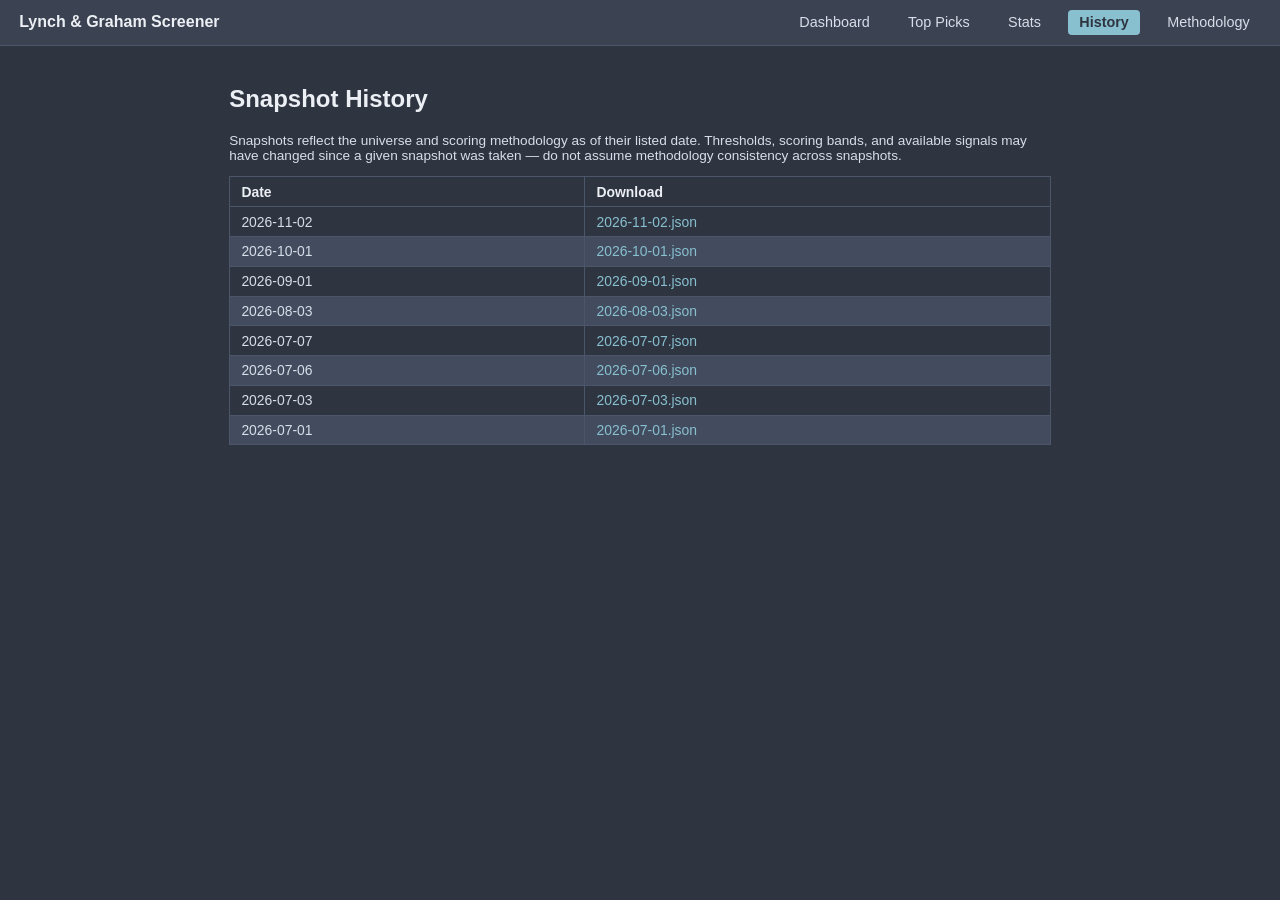
<file: docs/history.html>
<!DOCTYPE html>
<html lang="en">
<head>
  <meta charset="UTF-8">
  <meta name="viewport" content="width=device-width, initial-scale=1.0">
  <title>History &mdash; Lynch &amp; Graham Screener</title>

  <!-- Google Fonts preconnect -->
  <link rel="preconnect" href="https://fonts.googleapis.com">
  <link rel="preconnect" href="https://fonts.gstatic.com" crossorigin>

  <!-- Project shared CSS (Nord theme, nav, toolbar, card styles) -->
  <link rel="stylesheet" href="style.css">
</head>
<body>

  <!-- ── Site header: title + nav ── -->
  <header class="site-header">
    <span class="site-title">Lynch &amp; Graham Screener</span>
    <nav class="main-nav" aria-label="Site navigation">
    </nav>
  </header>

  <!-- ── History content ── -->
  <main id="history-container" style="max-width:860px;margin:0 auto;padding:1.2rem;"></main>

  <!-- ── Shared primitives (escHtml, buildNav) ── -->
  <script src="app.js?v=20260702"></script>

  <script>
  /* ─────────────────────────────────────────────────────────────────────────
     Lynch & Graham Screener — History page (DATA-01 extension, D-13)
     Dead-simple snapshot list: fetches docs/data/snapshots/index.json and
     renders a dated list of download links. No Tabulator, no charts.
  ───────────────────────────────────────────────────────────────────────── */

  // ── Parse the date out of a "YYYY-MM-DD.json" filename ─────────────────────
  function dateFromFilename(filename) {
    var m = /^(\d{4}-\d{2}-\d{2})\.json$/.exec(filename);
    return m ? m[1] : filename;
  }

  var CAVEAT_HTML =
    '<p style="color:#d8dee9;font-size:0.85rem;">' +
    'Snapshots reflect the universe and scoring methodology as of their listed date. ' +
    'Thresholds, scoring bands, and available signals may have changed since a given ' +
    'snapshot was taken &mdash; do not assume methodology consistency across snapshots.' +
    '</p>';

  function renderHistory(snapshots) {
    var container = document.getElementById("history-container");
    var html = "<h2>Snapshot History</h2>" + CAVEAT_HTML;

    if (!snapshots || snapshots.length === 0) {
      html += '<p style="color:#d8dee9;">No snapshots yet. Snapshots are committed automatically ' +
              "on the first weekday of each month.</p>";
      container.innerHTML = html;
      return;
    }

    // Newest-first for display (manifest itself is stored newest-last).
    var sorted = snapshots.slice().sort().reverse();

    html += '<table class="checklist-table"><thead><tr>' +
      "<th>Date</th><th>Download</th>" +
      "</tr></thead><tbody>";
    for (var i = 0; i < sorted.length; i++) {
      var filename = sorted[i];
      var date = dateFromFilename(filename);
      var href = "data/snapshots/" + encodeURIComponent(filename);
      html += "<tr>" +
        "<td>" + escHtml(date) + "</td>" +
        '<td><a href="' + href + '" download>' + escHtml(filename) + "</a></td>" +
        "</tr>";
    }
    html += "</tbody></table>";

    container.innerHTML = html;
  }

  // ── Data fetch (cache-busted). A missing manifest (404) is expected until
  //    the first first-weekday-of-month Actions run — handled gracefully. ────
  fetch("data/snapshots/index.json?v=" + Date.now())
    .then(function(r) {
      if (!r.ok) throw new Error("HTTP " + r.status + " fetching snapshots manifest");
      return r.json();
    })
    .then(function(data) {
      buildNav("history");
      renderHistory((data && data.snapshots) || []);
    })
    .catch(function(err) {
      buildNav("history");
      renderHistory([]);
      console.warn("History manifest not available yet:", err);
    });
  </script>

</body>
</html>
</file>
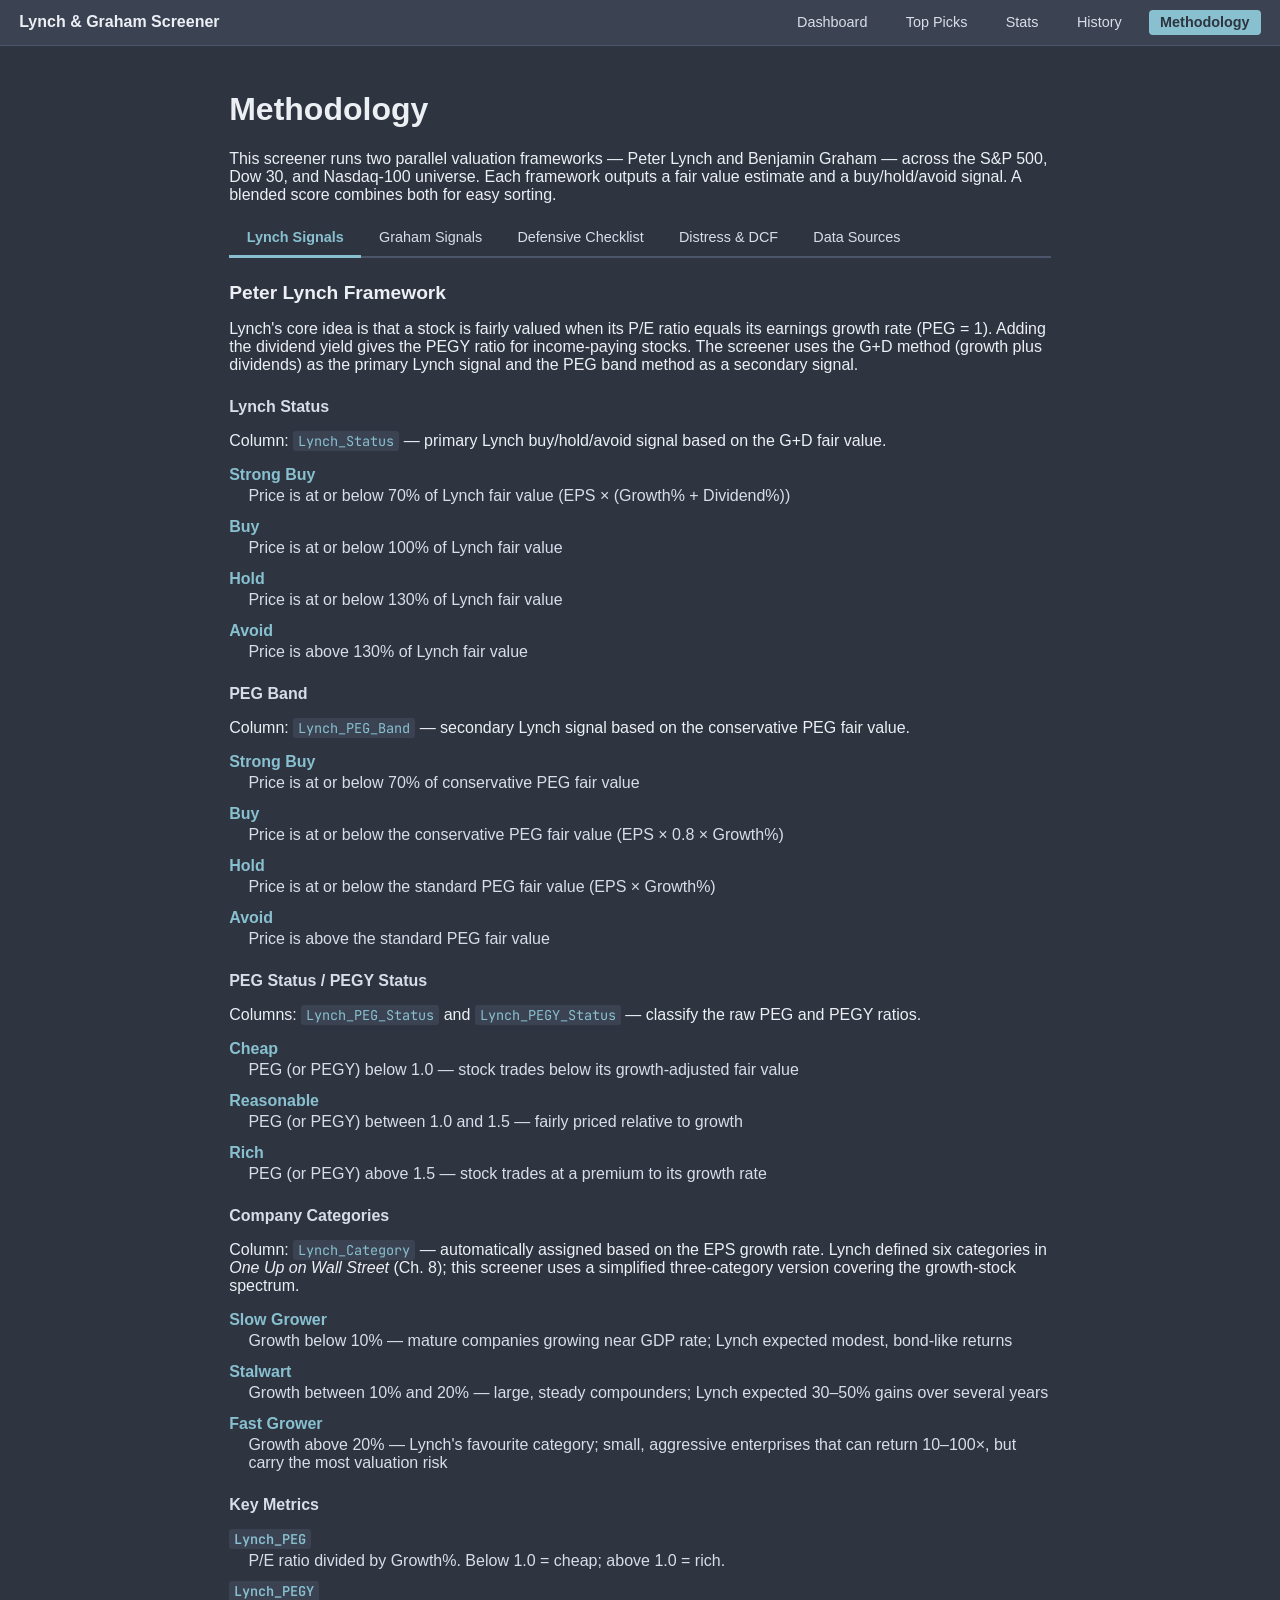
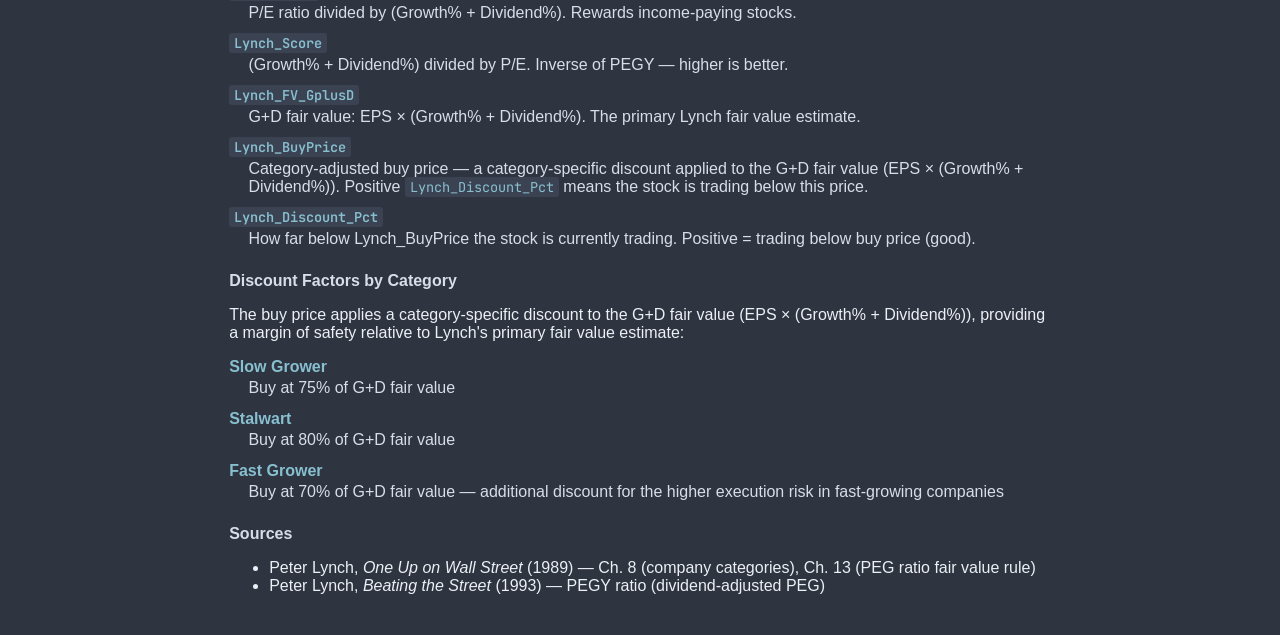
<file: docs/methodology.html>
<!DOCTYPE html>
<html lang="en">
<head>
  <meta charset="UTF-8">
  <meta name="viewport" content="width=device-width, initial-scale=1.0">
  <title>Methodology — Lynch &amp; Graham Screener</title>
  <link rel="stylesheet" href="style.css">
</head>
<body>

  <!-- ── Site header: title + nav ── -->
  <header class="site-header">
    <span class="site-title">Lynch &amp; Graham Screener</span>
    <nav class="main-nav" aria-label="Site navigation">
    </nav>
  </header>

  <!-- ── Main content ── -->
  <main class="methodology-content">

    <h1>Methodology</h1>
    <p>
      This screener runs two parallel valuation frameworks — Peter Lynch and Benjamin Graham —
      across the S&amp;P 500, Dow 30, and Nasdaq-100 universe. Each framework outputs a fair value
      estimate and a buy/hold/avoid signal. A blended score combines both for easy sorting.
    </p>

    <!-- Tab list -->
    <div role="tablist" aria-label="Methodology sections" class="tab-list">
      <button role="tab" id="tab-lynch"     aria-selected="true"
              aria-controls="panel-lynch"     class="tab-btn active">Lynch Signals</button>
      <button role="tab" id="tab-graham"    aria-selected="false"
              aria-controls="panel-graham"    class="tab-btn">Graham Signals</button>
      <button role="tab" id="tab-defensive" aria-selected="false"
              aria-controls="panel-defensive" class="tab-btn">Defensive Checklist</button>
      <button role="tab" id="tab-distress"  aria-selected="false"
              aria-controls="panel-distress"  class="tab-btn">Distress &amp; DCF</button>
      <button role="tab" id="tab-sources"   aria-selected="false"
              aria-controls="panel-sources"   class="tab-btn">Data Sources</button>
    </div>

    <!-- ── Panel 1: Lynch Signals ── -->
    <section role="tabpanel" id="panel-lynch" aria-labelledby="tab-lynch">
      <h2>Peter Lynch Framework</h2>
      <p>
        Lynch's core idea is that a stock is fairly valued when its P/E ratio equals its
        earnings growth rate (PEG = 1). Adding the dividend yield gives the PEGY ratio for
        income-paying stocks. The screener uses the G+D method (growth plus dividends) as the
        primary Lynch signal and the PEG band method as a secondary signal.
      </p>

      <h3>Lynch Status</h3>
      <p>Column: <code>Lynch_Status</code> — primary Lynch buy/hold/avoid signal based on the G+D fair value.</p>
      <dl>
        <dt>Strong Buy</dt>
        <dd>Price is at or below 70% of Lynch fair value (EPS &times; (Growth% + Dividend%))</dd>
        <dt>Buy</dt>
        <dd>Price is at or below 100% of Lynch fair value</dd>
        <dt>Hold</dt>
        <dd>Price is at or below 130% of Lynch fair value</dd>
        <dt>Avoid</dt>
        <dd>Price is above 130% of Lynch fair value</dd>
      </dl>

      <h3>PEG Band</h3>
      <p>Column: <code>Lynch_PEG_Band</code> — secondary Lynch signal based on the conservative PEG fair value.</p>
      <dl>
        <dt>Strong Buy</dt>
        <dd>Price is at or below 70% of conservative PEG fair value</dd>
        <dt>Buy</dt>
        <dd>Price is at or below the conservative PEG fair value (EPS &times; 0.8 &times; Growth%)</dd>
        <dt>Hold</dt>
        <dd>Price is at or below the standard PEG fair value (EPS &times; Growth%)</dd>
        <dt>Avoid</dt>
        <dd>Price is above the standard PEG fair value</dd>
      </dl>

      <h3>PEG Status / PEGY Status</h3>
      <p>Columns: <code>Lynch_PEG_Status</code> and <code>Lynch_PEGY_Status</code> — classify the raw PEG and PEGY ratios.</p>
      <dl>
        <dt>Cheap</dt>
        <dd>PEG (or PEGY) below 1.0 — stock trades below its growth-adjusted fair value</dd>
        <dt>Reasonable</dt>
        <dd>PEG (or PEGY) between 1.0 and 1.5 — fairly priced relative to growth</dd>
        <dt>Rich</dt>
        <dd>PEG (or PEGY) above 1.5 — stock trades at a premium to its growth rate</dd>
      </dl>

      <h3>Company Categories</h3>
      <p>Column: <code>Lynch_Category</code> — automatically assigned based on the EPS growth rate.
         Lynch defined six categories in <em>One Up on Wall Street</em> (Ch. 8); this screener uses a
         simplified three-category version covering the growth-stock spectrum.</p>
      <dl>
        <dt>Slow Grower</dt>
        <dd>Growth below 10% — mature companies growing near GDP rate; Lynch expected modest, bond-like returns</dd>
        <dt>Stalwart</dt>
        <dd>Growth between 10% and 20% — large, steady compounders; Lynch expected 30–50% gains over several years</dd>
        <dt>Fast Grower</dt>
        <dd>Growth above 20% — Lynch's favourite category; small, aggressive enterprises that can return 10–100×, but carry the most valuation risk</dd>
      </dl>

      <h3>Key Metrics</h3>
      <dl>
        <dt><code>Lynch_PEG</code></dt>
        <dd>P/E ratio divided by Growth%. Below 1.0 = cheap; above 1.0 = rich.</dd>
        <dt><code>Lynch_PEGY</code></dt>
        <dd>P/E ratio divided by (Growth% + Dividend%). Rewards income-paying stocks.</dd>
        <dt><code>Lynch_Score</code></dt>
        <dd>(Growth% + Dividend%) divided by P/E. Inverse of PEGY — higher is better.</dd>
        <dt><code>Lynch_FV_GplusD</code></dt>
        <dd>G+D fair value: EPS &times; (Growth% + Dividend%). The primary Lynch fair value estimate.</dd>
        <dt><code>Lynch_BuyPrice</code></dt>
        <dd>Category-adjusted buy price — a category-specific discount applied to the G+D fair value
            (EPS &times; (Growth% + Dividend%)). Positive <code>Lynch_Discount_Pct</code> means the
            stock is trading below this price.</dd>
        <dt><code>Lynch_Discount_Pct</code></dt>
        <dd>How far below Lynch_BuyPrice the stock is currently trading. Positive = trading below buy price (good).</dd>
      </dl>

      <h3>Discount Factors by Category</h3>
      <p>The buy price applies a category-specific discount to the G+D fair value
         (EPS &times; (Growth% + Dividend%)), providing a margin of safety relative to Lynch's
         primary fair value estimate:</p>
      <dl>
        <dt>Slow Grower</dt>
        <dd>Buy at 75% of G+D fair value</dd>
        <dt>Stalwart</dt>
        <dd>Buy at 80% of G+D fair value</dd>
        <dt>Fast Grower</dt>
        <dd>Buy at 70% of G+D fair value — additional discount for the higher execution risk in fast-growing companies</dd>
      </dl>

      <h3>Sources</h3>
      <ul>
        <li>Peter Lynch, <em>One Up on Wall Street</em> (1989) — Ch. 8 (company categories), Ch. 13 (PEG ratio fair value rule)</li>
        <li>Peter Lynch, <em>Beating the Street</em> (1993) — PEGY ratio (dividend-adjusted PEG)</li>
      </ul>
    </section>

    <!-- ── Panel 2: Graham Signals ── -->
    <section role="tabpanel" id="panel-graham" aria-labelledby="tab-graham" hidden>
      <h2>Benjamin Graham Framework</h2>
      <p>
        Graham's core idea is to buy at a significant discount to intrinsic value — the "margin of
        safety." His formula adjusts fair value for the prevailing interest rate environment: higher
        rates reduce intrinsic value, lower rates increase it. The screener computes two Graham
        formula variants and uses the more conservative of the two as the fair value estimate.
      </p>

      <h3>Graham Status</h3>
      <p>Column: <code>Graham_Status</code> — classifies current price relative to Graham fair value.</p>
      <dl>
        <dt>Deep Buy</dt>
        <dd>Price is at or below 60% of Graham fair value (40%+ margin of safety)</dd>
        <dt>Buy</dt>
        <dd>Price is at or below 80% of Graham fair value (20%+ margin of safety)</dd>
        <dt>Watch</dt>
        <dd>Price is at or below 95% of Graham fair value</dd>
        <dt>Avoid</dt>
        <dd>Price is above 95% of Graham fair value</dd>
      </dl>

      <h3>Fair Value Formulas</h3>

      <p><strong>Version A (<code>Graham_VA</code>):</strong>
        EPS &times; (8.5 + 2 &times; Growth%) &times; 4.4 &divide; AAA_Yield</p>
      <dl>
        <dt>8.5</dt>
        <dd>Graham's no-growth P/E baseline — the P/E appropriate for a company with zero growth</dd>
        <dt>2 &times; Growth%</dt>
        <dd>Each percentage point of annual growth adds 2 points to the fair P/E</dd>
        <dt>4.4</dt>
        <dd>Historical AAA corporate bond yield when Graham wrote the formula (~1962)</dd>
        <dt>AAA_Yield</dt>
        <dd>Current Moody's AAA corporate bond yield, fetched live from FRED on each run</dd>
      </dl>

      <p><strong>Version B (<code>Graham_VB</code>):</strong>
        EPS &times; (7 + Growth%) &times; 4.4 &divide; AAA_Yield</p>
      <p>Version B uses a lower base P/E (7 vs. 8.5) and a single-multiple growth term
         instead of double — a more conservative variant of the same rate-adjusted formula.</p>

      <p><strong><code>Graham_FV_Min_ReferenceOnly</code> = MIN(VA, VB)</strong> —
         a reference calculation only. The status and discount columns use canonical VA.</p>

      <h3>Graham Discount</h3>
      <p>
        Column: <code>Graham_Discount_Pct</code> — measures how far the current price is
        below Graham fair value. A positive value means the stock is trading at a discount
        (good — potential margin of safety). A negative value means it is trading at a premium
        to fair value.
      </p>

      <h3>Important Caveat</h3>
      <p>
        Graham himself included a warning alongside this formula: <em>"This material is supplied
        for illustrative purposes only&hellip; let the reader not be misled into thinking that such
        projections have any high degree of reliability."</em> The formula appears briefly in
        Chapter 11 to illustrate why the market's growth expectations are often unjustified —
        it is not presented in the stock-selection chapters and carries no supporting qualitative
        checks. Use the Graham signals as a valuation reference, not a buy/sell prescription.
      </p>

      <h3>Sources</h3>
      <ul>
        <li>Benjamin Graham, <em>The Intelligent Investor</em>, revised edition (1973) — Ch. 11 (intrinsic value formula: V = EPS &times; (8.5 + 2g) &times; 4.4 / Y)</li>
        <li>Growth rate is capped at 15% for the Graham formula, consistent with Graham's own suggestion that projecting growth beyond 15% is speculative.</li>
        <li>Version B (base P/E of 7, single g multiplier) is a conservative variant of the same rate-adjusted formula; it is not directly from Graham's text.</li>
      </ul>
    </section>

    <!-- ── Panel 3: Defensive Checklist ── -->
    <section role="tabpanel" id="panel-defensive" aria-labelledby="tab-defensive" hidden>
      <h2>Graham Defensive Investor Checklist</h2>
      <p>
        Graham defined criteria that a stock must meet to be suitable for a conservative
        "defensive" investor — one who prioritises safety of principal and a reasonable return.
        Graham listed seven criteria. This screener shows eight checks for industrial companies
        because it splits financial condition into current ratio and debt. Public utilities use
        a different debt test and have seven applicable checks.
      </p>

      <p>
        Columns: <code>DefensiveLabel</code> (Pass / Flag / Sector review /
        Borderline / Fail), <code>DefensiveScore</code>, and
        <code>DefensiveMaxScore</code>. A screen Pass still requires independent
        source and price review before any purchase.
      </p>

      <dl>
        <dt>Pass</dt>
        <dd>All applicable checks pass (8/8 for industrials or 7/7 for utilities) and canonical Graham status is Buy or Deep Buy</dd>
        <dt>Flag</dt>
        <dd>At least 6 checks pass without a purchase Pass, including a full score in a Watch or Avoid price band</dd>
        <dt>Sector review</dt>
        <dd>Financial company or missing sector; no automatic defensive screen pass</dd>
        <dt>Borderline</dt>
        <dd>Score 4–5 — partially meets the criteria</dd>
        <dt>Fail</dt>
        <dd>Score &lt; 4</dd>
      </dl>

      <h3>Eight-Point Checklist</h3>
      <p>From <em>The Intelligent Investor</em>, Ch. 14. Where the screener adapts Graham's
         original threshold, the original is noted.</p>
      <table class="checklist-table">
        <thead>
          <tr>
            <th>#</th>
            <th>Criterion</th>
            <th>Pass Condition</th>
          </tr>
        </thead>
        <tbody>
          <tr>
            <td>1</td>
            <td>Enterprise size</td>
            <td>Annual sales &ge; $650M for industrials, or assets &ge; $325M for utilities (inflation-adjusted Graham thresholds)</td>
          </tr>
          <tr>
            <td>2</td>
            <td>Current ratio</td>
            <td>&ge; 2.0 (current assets &divide; current liabilities) for industrials; not applicable to utilities</td>
          </tr>
          <tr>
            <td>3</td>
            <td>Debt</td>
            <td>Industrial long-term debt &le; net current assets; utility total debt &le; 2 &times; book equity</td>
          </tr>
          <tr>
            <td>4</td>
            <td>Earnings per share history</td>
            <td>Positive EPS in every one of the last 10 fiscal years</td>
          </tr>
          <tr>
            <td>5</td>
            <td>Dividend history</td>
            <td>Uninterrupted dividends for 20 years</td>
          </tr>
          <tr>
            <td>6</td>
            <td>EPS growth (10-year)</td>
            <td>Cumulative growth &ge; 33% over 10 years (~3%/yr)</td>
          </tr>
          <tr>
            <td>7</td>
            <td>P/E ratio</td>
            <td>&le; 15 based on 3-year average EPS</td>
          </tr>
          <tr>
            <td>8</td>
            <td>P/B ratio</td>
            <td>&le; 1.5, or three-year P/E &times; P/B &le; 22.5</td>
          </tr>
        </tbody>
      </table>
    </section>

    <!-- ── Panel 4: Distress & DCF (Phase 7) ── -->
    <section role="tabpanel" id="panel-distress" aria-labelledby="tab-distress" hidden>
      <h2>Distress Signals &amp; FCFF Discounted Cash Flow</h2>
      <p>
        Phase 7 adds two distress-detection sub-scores to the Safety pillar (Piotroski F-Score,
        Altman Z&Prime;) and the FCFF DCF is a fourth Value sub-group. Distress scores influence
        Safety continuously. The separate <code>is_trap</code> and <code>Trap_Reasons</code> fields
        remain warning-only research prompts and never hard-veto a ticker. All band thresholds below are
        <strong>[ASSUMED]</strong> version-controlled config constants with no empirical anchor yet
        &mdash; monitor the live distribution on the <a href="stats.html">Stats</a> page and expect
        tuning iterations.
      </p>

      <h3>Piotroski F-Score</h3>
      <p>Column: <code>Piotroski_F</code> (0&ndash;9) &mdash; the standard nine-criterion test
         (Piotroski, 2000) comparing the current fiscal year against the prior year across
         profitability, leverage/liquidity, and operating efficiency:</p>
      <dl>
        <dt>Profitability (4 points)</dt>
        <dd>Positive net income; positive operating cash flow; ROA improved year-over-year;
            operating cash flow exceeds net income (accruals quality)</dd>
        <dt>Leverage, Liquidity &amp; Source of Funds (3 points)</dt>
        <dd>Long-term debt/assets decreased; current ratio improved; no new share issuance
            (shares outstanding did not increase)</dd>
        <dt>Operating Efficiency (2 points)</dt>
        <dd>Gross margin improved year-over-year; asset turnover improved year-over-year</dd>
      </dl>
      <p>The 0&ndash;9 raw score maps to the Safety sub-score via piecewise bands
         (distressed &rarr; 0&ndash;20, weak &rarr; 20&ndash;40, average &rarr; 40&ndash;65,
         strong &rarr; 65&ndash;85, very strong &rarr; 85&ndash;100). When the prior-year statements
         are unavailable, Piotroski contributes a neutral 50.0 to the Safety pillar rather than
         being skipped &mdash; this prevents stocks with thin data coverage from unfairly inheriting
         Safety scores from the remaining inputs alone.</p>

      <h3>Altman Z&Prime;-Score</h3>
      <p>Column: <code>Altman_Z</code> &mdash; the Z&Prime; variant of Altman's bankruptcy-prediction
         model, designed for non-financial, non-manufacturing companies:</p>
      <p style="font-family:'JetBrains Mono',monospace;">
        Z&Prime; = 6.56&middot;X1 + 3.26&middot;X2 + 6.72&middot;X3 + 1.05&middot;X4
      </p>
      <dl>
        <dt>X1</dt>
        <dd>Working Capital &divide; Total Assets</dd>
        <dt>X2</dt>
        <dd>Retained Earnings &divide; Total Assets</dd>
        <dt>X3</dt>
        <dd>EBIT &divide; Total Assets</dd>
        <dt>X4</dt>
        <dd>Book Value of Equity &divide; Total Liabilities</dd>
      </dl>
      <p>
        Z&Prime; below 1.1 falls in the <strong>distress zone</strong> (Safety sub-score of 0.0);
        Z&Prime; above 2.6 falls in the <strong>safe zone</strong> (Safety sub-score 70&ndash;100);
        values in between are linearly interpolated across the grey zone. Altman Z&Prime; is
        <strong>excluded for Financial Services</strong> companies (the model is not designed for
        highly-leveraged balance sheets like banks and insurers) &mdash; excluded tickers contribute
        the same neutral 50.0 as missing-data tickers, never a zero.
      </p>

      <h3>Screen-Grade FCFF DCF and Reverse DCF</h3>
      <p>Columns include <code>DCF_Intrinsic_Value</code>, <code>DCF_Value_Low</code>,
         <code>DCF_Value_High</code>, <code>DCF_Discount_Pct</code>,
         <code>DCF_Implied_Growth</code>, <code>DCF_Growth_Used_Pct</code>,
         <code>DCF_Growth_Gap_Pct</code>, <code>DCF_WACC_Pct</code>,
         <code>DCF_WACC_Unfloored_Pct</code>, <code>DCF_WACC_Floor_Applied</code>,
         currency metadata, and <code>dcf_reverse_converged</code>.</p>
      <dl>
        <dt>Base free cash flow to the firm</dt>
        <dd>Reported operating cash flow minus capital expenditure, plus after-tax interest
            expense. This converts the reported cash-flow starting point into a screen-grade FCFF
            estimate while retaining the working-capital movement already captured in operating
            cash flow. Missing capex produces no DCF rather than treating all operating cash flow
            as free cash flow.</dd>
        <dt>Stage 1 &mdash; Growth fade</dt>
        <dd>The reconciled growth estimate is bounded between &minus;20% and 15%, then linearly
            fades over five years toward the terminal growth rate. EPS growth remains a proxy for
            FCFF growth at this screening depth and is disclosed as a model limitation.</dd>
        <dt>Terminal value</dt>
        <dd>Gordon Growth Model using a non-negative terminal rate capped at 3.0%. The dashboard
            also reports terminal value as a percentage of enterprise value so highly
            terminal-dependent results are visible.</dd>
        <dt>Discount rate (WACC)</dt>
        <dd>Cost of equity uses the live 10-year Treasury rate plus beta times the configured 5.5%
            equity risk premium. Pre-tax cost of debt is the higher of the live Moody's AAA yield
            and a usable observed interest-expense-to-average-debt rate. Equity and debt are
            market-capital-structure weighted and debt receives the tax shield. Missing beta
            defaults to 1.0 and produces an explicit data warning. Because a current capital
            structure can create implausibly low screen-level rates, effective WACC is no lower
            than the greatest of calculated WACC, the 10-year Treasury plus 2.5 percentage points,
            and terminal growth plus 4.0 percentage points. The raw rate and whether the guardrail
            was applied are both displayed; this is a screening control, not a company-specific
            target-capital-structure forecast.</dd>
        <dt>Enterprise-to-equity bridge</dt>
        <dd>Present value of FCFF produces enterprise value. Cash is added, total debt is
            subtracted, and the result is divided by diluted shares where available. If aggregate
            total debt is present it is used directly; current debt is added only when total debt
            must be reconstructed from components. If the quoted share price and reported
            financial statements use different known currencies, no DCF is produced: adding cash,
            debt, and enterprise value across unlike currencies would create a false per-share
            value. Missing currency metadata is retained with an explicit warning.</dd>
        <dt>Valuation range</dt>
        <dd>The low and high values pair changes in initial growth, WACC, and terminal growth. The
            base DCF alone feeds scoring; the range is displayed to make assumption sensitivity
            visible. If the stressed enterprise-to-equity bridge falls below net debt, the low
            common-equity value is reported as zero rather than as missing, consistent with
            limited liability, and an explicit warning is attached.</dd>
        <dt>Forward discount</dt>
        <dd><code>DCF_Discount_Pct = (1 &minus; Price &divide; Intrinsic Value) &times; 100</code>
            &mdash; positive means the stock trades below its DCF intrinsic value (cheap signal),
            consistent with the Lynch/Graham discount sign convention used throughout the
            screener.</dd>
        <dt>Reverse DCF</dt>
        <dd>Solves for the growth rate that would justify the current price, given the same WACC
            and terminal-growth assumptions. <code>DCF_Growth_Gap_Pct</code> is the bounded
            screening growth assumption minus market-implied growth. When the solver cannot find a root (no valid growth
            rate produces the observed price), <code>DCF_Implied_Growth</code> is <code>None</code>
            and <code>dcf_reverse_converged</code> is <code>False</code> &mdash; never a silently
            clipped or default value.</dd>
      </dl>
      <p>This is an <strong>idea-screening diagnostic, not a company-specific research model</strong>.
         It is excluded for Financial Services and Real Estate (REITs). The former EPS projection
         remains available under explicitly named <code>Discounted_Earnings_*</code> columns for
         comparison, but it is not described as DCF and does not feed the DCF score. High leverage,
         terminal value above 85% of enterprise value, currency uncertainty, and other assumption
         risks remain warnings rather than hard stock-level gates.</p>

      <h3>Sector Applicability Matrix</h3>
      <p>
        Some metrics are not meaningful for every sector. Excluded metrics are always emitted as
        <code>None</code> (missing), <strong>never zero</strong> &mdash; a zero would imply "worst
        possible," which misrepresents "not applicable." Average-over-present scoring then handles
        the gap for that ticker's pillar the same way it handles any other missing input.
      </p>
      <table class="checklist-table">
        <thead>
          <tr>
            <th>Sector</th>
            <th>Excluded Metrics</th>
            <th>Reason</th>
          </tr>
        </thead>
        <tbody>
          <tr>
            <td>Financial Services</td>
            <td>DCF, EV/EBIT, Altman Z&Prime;</td>
            <td>FCF-based valuation and Z&Prime; are not designed for bank/insurer balance sheets</td>
          </tr>
          <tr>
            <td>Real Estate (REITs)</td>
            <td>DCF</td>
            <td>REIT cash generation is FFO-based, not FCF-based</td>
          </tr>
          <tr>
            <td>All other sectors</td>
            <td>None</td>
            <td>Piotroski, Altman Z&Prime;, and DCF all apply</td>
          </tr>
        </tbody>
      </table>
      <p>
        A ticker with an unknown or missing sector receives <strong>no exclusion</strong> (all
        metrics are attempted) &mdash; the matrix only excludes sectors it explicitly recognizes.
      </p>
    </section>

    <!-- ── Panel 5: Data Sources ── -->
    <section role="tabpanel" id="panel-sources" aria-labelledby="tab-sources" hidden>
      <h2>Data Sources</h2>
      <p>
        All data is fetched automatically on each screener run. No manual data entry is required.
        The screener runs on a weekday schedule via GitHub Actions.
      </p>

      <dl>
        <dt>Price, EPS history, dividends, balance sheet ratios</dt>
        <dd>Yahoo Finance via the <code>yfinance</code> Python library</dd>
        <dt>EPS growth (5Y CAGR), P/B ratio, market cap, current ratio, debt/equity</dt>
        <dd>Finnhub — pre-calculated fundamentals; yfinance history is used as fallback when Finnhub data is absent</dd>
        <dt>AAA corporate bond yield</dt>
        <dd>FRED (Federal Reserve Economic Data) — Moody's AAA series, fetched live on each run.
          Current value: <strong id="aaa-yield-current">loading&hellip;</strong></dd>
        <dt>Index constituents (S&amp;P 500, Dow 30, Nasdaq-100)</dt>
        <dd>Wikipedia — scraped on each run to keep the universe current</dd>
      </dl>

      <p>
        Growth is sourced from Finnhub's pre-calculated 5-year EPS CAGR where available, falling
        back to a computed CAGR from yfinance annual EPS history. Growth is capped at 25% for Lynch
        metrics and 15% for Graham metrics. Stocks with negative or zero growth cannot be valued by
        these formulas; rather than being dropped, they are retained but assigned the worst-possible
        value score so they rank at the bottom.
      </p>

      <h3>Primary References</h3>
      <ul>
        <li>Peter Lynch, <em>One Up on Wall Street</em> (Simon &amp; Schuster, 1989)</li>
        <li>Peter Lynch, <em>Beating the Street</em> (Simon &amp; Schuster, 1993)</li>
        <li>Benjamin Graham, <em>The Intelligent Investor</em>, revised edition (Harper &amp; Row, 1973)</li>
      </ul>
    </section>

  </main>

  <!-- ── Shared primitives (buildNav) ── -->
  <script src="app.js?v=20260702"></script>

  <script>
    buildNav("methodology");

    // ── Auto-updating AAA yield note (sourced from the latest screener run) ──
    fetch("data/results.json?v=" + Date.now())
      .then(function(r) { return r.ok ? r.json() : null; })
      .then(function(data) {
        var el = document.getElementById("aaa-yield-current");
        if (!el) return;
        var row = data && data.rows && data.rows.find(function(r) {
          return typeof r.AAA_Yield === "number";
        });
        if (!row) { el.textContent = "unavailable"; return; }
        var dateStr = data.generated_at
          ? new Date(data.generated_at).toLocaleDateString("en-US", { year: "numeric", month: "short", day: "numeric" })
          : "unknown date";
        el.textContent = row.AAA_Yield.toFixed(2) + "% (as of " + dateStr + ")";
      })
      .catch(function() {
        var el = document.getElementById("aaa-yield-current");
        if (el) el.textContent = "unavailable";
      });

    var tabs = document.querySelectorAll('[role="tab"]');

    tabs.forEach(function(tab, i) {
      tab.addEventListener("click", function() { activateTab(tab); });
      tab.addEventListener("keydown", function(e) {
        if (e.key === "ArrowRight") activateTab(tabs[(i + 1) % tabs.length]);
        if (e.key === "ArrowLeft")  activateTab(tabs[(i - 1 + tabs.length) % tabs.length]);
      });
    });

    function activateTab(tab) {
      tabs.forEach(function(t) {
        t.setAttribute("aria-selected", "false");
        t.classList.remove("active");
      });
      tab.setAttribute("aria-selected", "true");
      tab.classList.add("active");
      tab.focus();

      document.querySelectorAll('[role="tabpanel"]').forEach(function(p) {
        p.hidden = true;
      });
      document.getElementById(tab.getAttribute("aria-controls")).hidden = false;
    }
  </script>

</body>
</html>
</file>
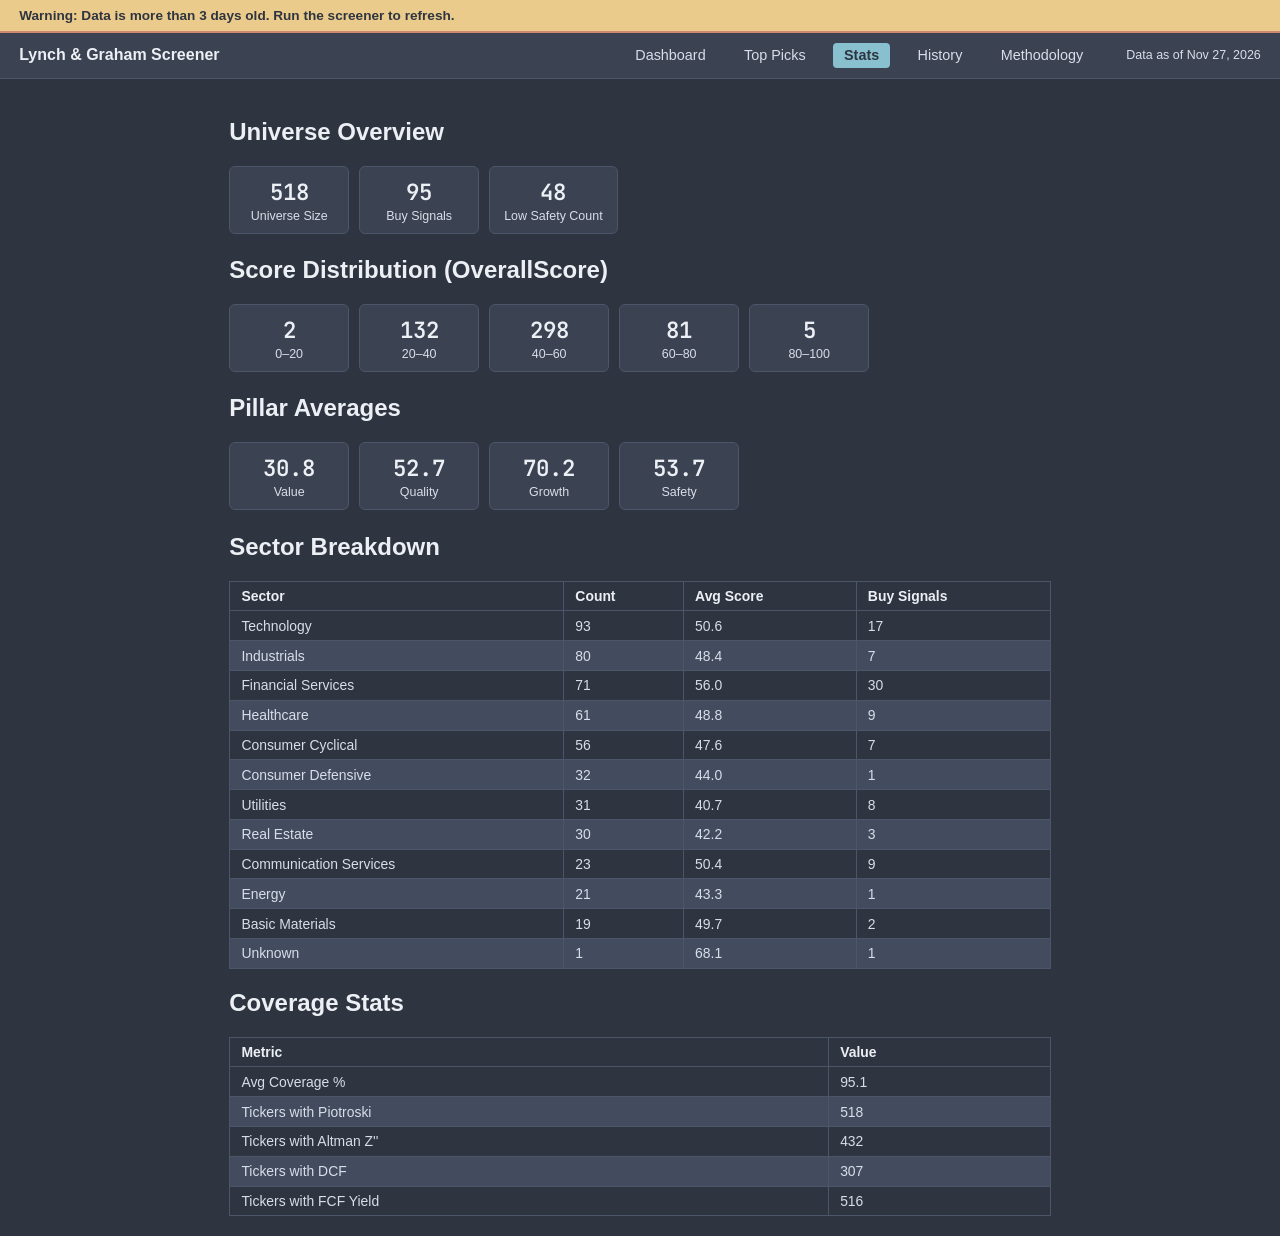
<file: docs/stats.html>
<!DOCTYPE html>
<html lang="en">
<head>
  <meta charset="UTF-8">
  <meta name="viewport" content="width=device-width, initial-scale=1.0">
  <title>Stats &mdash; Lynch &amp; Graham Screener</title>

  <!-- Google Fonts preconnect -->
  <link rel="preconnect" href="https://fonts.googleapis.com">
  <link rel="preconnect" href="https://fonts.gstatic.com" crossorigin>

  <!-- Project shared CSS (Nord theme, nav, toolbar, card styles) -->
  <link rel="stylesheet" href="style.css">
</head>
<body>

  <!-- ── Stale-data banner (hidden until JS shows it) ── -->
  <div class="stale-banner" id="stale-banner">
    Warning: Data is more than 3 days old. Run the screener to refresh.
  </div>

  <!-- ── Site header: title + nav + freshness badge ── -->
  <header class="site-header">
    <span class="site-title">Lynch &amp; Graham Screener</span>
    <nav class="main-nav" aria-label="Site navigation">
    </nav>
    <span class="freshness-badge" id="freshness-badge">Loading data&hellip;</span>
  </header>

  <!-- ── Stats content ── -->
  <main id="stats-container" style="max-width:860px;margin:0 auto;padding:1.2rem;"></main>

  <!-- ── Shared primitives (SIGNAL_COLORS, formatters, buildNav) ── -->
  <script src="app.js?v=20260702"></script>

  <script>
  /* ─────────────────────────────────────────────────────────────────────────
     Lynch & Graham Screener — Stats page (PAGE-02)
     Read-only universe overview rendered from docs/data/stats.json
     (computed in Python by _compute_stats(), see 07-02-SUMMARY.md).
     No charting library (D-14) — plain HTML cards and tables only.
  ───────────────────────────────────────────────────────────────────────── */

  // ── Small card builder (mirrors top-card visual style via inline styles;
  //    no new CSS classes added per plan file scope) ─────────────────────────
  function statCardHtml(label, value) {
    return '<div style="background:#3b4252;border:1px solid #4c566a;border-radius:6px;' +
           'padding:10px 14px;min-width:120px;text-align:center;">' +
           '<div style="font-size:1.4rem;font-weight:600;color:#eceff4;font-family:\'JetBrains Mono\',monospace;">' +
           value + '</div>' +
           '<div style="font-size:0.78rem;color:#d8dee9;margin-top:2px;">' + label + '</div>' +
           '</div>';
  }

  function cardRowHtml(cardsHtml) {
    return '<div style="display:flex;flex-wrap:wrap;gap:10px;margin-bottom:1.4rem;">' + cardsHtml + '</div>';
  }

  function fmtNum(v, decimals) {
    if (v === null || v === undefined) return "—";
    if (typeof v === "number" && isNaN(v)) return "—";
    return typeof v === "number" ? v.toFixed(decimals) : String(v);
  }

  function fmtInt(v) {
    if (v === null || v === undefined) return "—";
    return String(v);
  }

  // ── Render the full stats page from the stats.json payload ─────────────────
  function renderStats(data) {
    var container = document.getElementById("stats-container");
    var html = "";

    // Section 1: headline number cards
    html += "<h2>Universe Overview</h2>";
    html += cardRowHtml(
      statCardHtml("Universe Size", fmtInt(data.universe_count)) +
      statCardHtml("Buy Signals", fmtInt(data.buy_signal_count)) +
      statCardHtml("Low Safety Count", fmtInt(data.low_safety_count))
    );

    // Section 2: score distribution — 5 buckets
    html += "<h2>Score Distribution (OverallScore)</h2>";
    var dist = data.score_distribution || {};
    html += cardRowHtml(
      statCardHtml("0&ndash;20", fmtInt(dist["0_20"])) +
      statCardHtml("20&ndash;40", fmtInt(dist["20_40"])) +
      statCardHtml("40&ndash;60", fmtInt(dist["40_60"])) +
      statCardHtml("60&ndash;80", fmtInt(dist["60_80"])) +
      statCardHtml("80&ndash;100", fmtInt(dist["80_100"]))
    );

    // Section 3: pillar averages
    html += "<h2>Pillar Averages</h2>";
    var pa = data.pillar_averages || {};
    html += cardRowHtml(
      statCardHtml("Value", fmtNum(pa.value, 1)) +
      statCardHtml("Quality", fmtNum(pa.quality, 1)) +
      statCardHtml("Growth", fmtNum(pa.growth, 1)) +
      statCardHtml("Safety", fmtNum(pa.safety, 1))
    );

    // Section 4: sector breakdown table
    html += "<h2>Sector Breakdown</h2>";
    var breakdown = data.sector_breakdown || [];
    if (breakdown.length === 0) {
      html += "<p>No sector data available.</p>";
    } else {
      html += '<table class="checklist-table"><thead><tr>' +
        "<th>Sector</th><th>Count</th><th>Avg Score</th><th>Buy Signals</th>" +
        "</tr></thead><tbody>";
      for (var i = 0; i < breakdown.length; i++) {
        var s = breakdown[i];
        html += "<tr>" +
          "<td>" + escHtml(s.sector) + "</td>" +
          "<td>" + fmtInt(s.count) + "</td>" +
          "<td>" + fmtNum(s.avg_score, 1) + "</td>" +
          "<td>" + fmtInt(s.buy_signal_count) + "</td>" +
          "</tr>";
      }
      html += "</tbody></table>";
    }

    // Section 5: coverage stats table
    html += "<h2>Coverage Stats</h2>";
    var cov = data.coverage_stats || {};
    html += '<table class="checklist-table"><thead><tr>' +
      "<th>Metric</th><th>Value</th>" +
      "</tr></thead><tbody>" +
      "<tr><td>Avg Coverage %</td><td>" + fmtNum(cov.avg_coverage_pct, 1) + "</td></tr>" +
      "<tr><td>Tickers with Piotroski</td><td>" + fmtInt(cov.tickers_with_piotroski) + "</td></tr>" +
      "<tr><td>Tickers with Altman Z''</td><td>" + fmtInt(cov.tickers_with_altman) + "</td></tr>" +
      "<tr><td>Tickers with DCF</td><td>" + fmtInt(cov.tickers_with_dcf) + "</td></tr>" +
      "<tr><td>Tickers with FCF Yield</td><td>" + fmtInt(cov.tickers_with_fcf_yield) + "</td></tr>" +
      "</tbody></table>";

    container.innerHTML = html;
  }

  // ── Data fetch (cache-busted, matches results.json pattern) ────────────────
  fetch("data/stats.json?v=" + Date.now())
    .then(function(r) {
      if (!r.ok) throw new Error("HTTP " + r.status + " fetching stats.json");
      return r.json();
    })
    .then(function(data) {
      updateFreshnessUI(data.generated_at);
      buildNav("stats");
      renderStats(data);
    })
    .catch(function(err) {
      document.getElementById("freshness-badge").textContent = "Error loading data";
      document.getElementById("stats-container").innerHTML =
        '<p style="padding:1.2rem;color:#d8dee9;">Could not load stats data.</p>';
      console.error("Stats load error:", err);
    });
  </script>

</body>
</html>
</file>
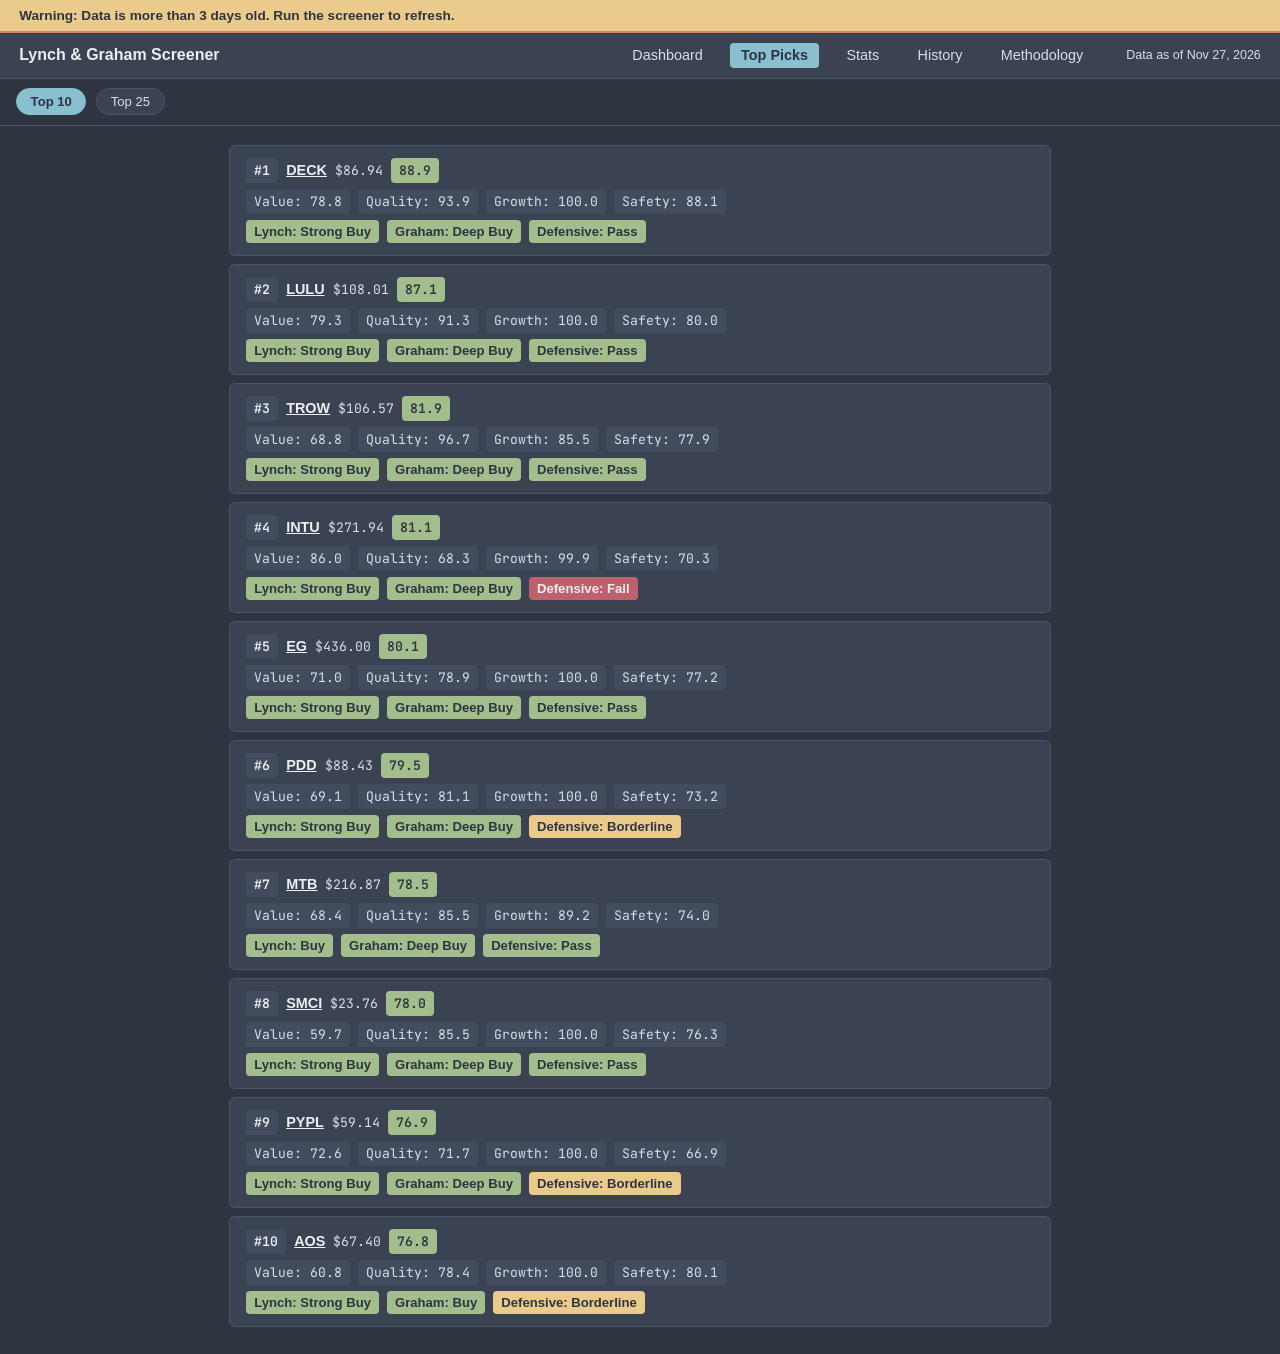
<file: docs/top.html>
<!DOCTYPE html>
<html lang="en">
<head>
  <meta charset="UTF-8">
  <meta name="viewport" content="width=device-width, initial-scale=1.0">
  <title>Top Picks &mdash; Lynch &amp; Graham Screener</title>

  <!-- Google Fonts preconnect -->
  <link rel="preconnect" href="https://fonts.googleapis.com">
  <link rel="preconnect" href="https://fonts.gstatic.com" crossorigin>

  <!-- Project shared CSS (Nord theme, nav, toolbar, card styles) -->
  <link rel="stylesheet" href="style.css">
</head>
<body>

  <!-- ── Stale-data banner (hidden until JS shows it) ── -->
  <div class="stale-banner" id="stale-banner">
    Warning: Data is more than 3 days old. Run the screener to refresh.
  </div>

  <!-- ── Site header: title + nav + freshness badge ── -->
  <header class="site-header">
    <span class="site-title">Lynch &amp; Graham Screener</span>
    <nav class="main-nav" aria-label="Site navigation">
    </nav>
    <span class="freshness-badge" id="freshness-badge">Loading data&hellip;</span>
  </header>

  <!-- ── Toolbar: count toggle ── -->
  <div class="toolbar" role="toolbar" aria-label="Top picks controls">
    <button class="btn-pill active" id="btn-top-10" aria-pressed="true">Top 10</button>
    <button class="btn-pill"        id="btn-top-25" aria-pressed="false">Top 25</button>
  </div>

  <!-- ── Card list ── -->
  <main id="top-container"></main>

  <!-- ── Shared primitives (SIGNAL_COLORS, formatters, buildNav) ── -->
  <script src="app.js?v=20260702"></script>

  <script>
  /* ─────────────────────────────────────────────────────────────────────────
     Lynch & Graham Screener — Top Picks page
     Shared primitives live in app.js, loaded before this script.
  ───────────────────────────────────────────────────────────────────────── */

  var allRows   = [];   // sorted, filtered — full set; sliced per toggle
  var currentN  = 10;

  // ── OverallScore badge color (per UI-SPEC thresholds) ────────────────────
  function scoreBadgeStyle(score) {
    var s = score === null || score === undefined ? -1 : score;
    if (s >= 70) return { bg: "#a3be8c", text: "#2e3440" };
    if (s >= 40) return { bg: "#ebcb8b", text: "#2e3440" };
    return { bg: "#bf616a", text: "#eceff4" };
  }

  // ── Format a pillar sub-score (number → 1dp, null → em-dash) ─────────────
  function fmtPillar(v) {
    if (v === null || v === undefined) return "—";
    if (typeof v === "number" && isNaN(v)) return "—";
    return typeof v === "number" ? v.toFixed(1) : String(v);
  }

  // ── Format price (2dp) ────────────────────────────────────────────────────
  function fmtPrice(v) {
    if (v === null || v === undefined) return "—";
    return typeof v === "number" ? "$" + v.toFixed(2) : String(v);
  }

  // ── Signal chip HTML (color from SIGNAL_COLORS / COLOR_STYLES) ───────────
  function signalChipHtml(label, field, value) {
    if (value === null || value === undefined || value === "") {
      return '<span class="signal-chip" style="background:#3b4252;color:#d8dee9;">' +
             label + ': —</span>';
    }
    var colorKey = (SIGNAL_COLORS[field] || {})[value];
    var bg   = colorKey ? COLOR_STYLES[colorKey].bg   : "#3b4252";
    var fg   = colorKey ? COLOR_STYLES[colorKey].text : "#d8dee9";
    var wt   = colorKey ? "600" : "400";
    return '<span class="signal-chip" style="background:' + bg + ';color:' + fg +
           ';font-weight:' + wt + ';">' + label + ': ' +
           escHtml(String(value)) + '</span>';
  }

  // escHtml is provided by app.js (escapes & < > " ' for HTML/attribute safety).

  // ── Render top N cards into #top-container ────────────────────────────────
  function renderTopN(rows, n) {
    var container = document.getElementById("top-container");
    var slice = rows.slice(0, n);

    if (slice.length === 0) {
      container.innerHTML =
        '<p style="padding:1.2rem;color:#d8dee9;">No picks available<br>' +
        '<span style="font-size:0.85rem;">The screener data could not be loaded. ' +
        'Check the Actions workflow or try refreshing.</span></p>';
      return;
    }

    var html = "";
    for (var i = 0; i < slice.length; i++) {
      var r    = slice[i];
      var rank = i + 1;
      var score = r.OverallScore === null || r.OverallScore === undefined ? null : r.OverallScore;
      var style = scoreBadgeStyle(score);
      var scoreText = score !== null ? score.toFixed(1) : "—";
      var rawTicker = r.Ticker == null ? "" : String(r.Ticker);
      var ticker = escHtml(rawTicker);
      var finvizHref = "https://finviz.com/quote.ashx?t=" + encodeURIComponent(rawTicker);

      // Row 1: rank, ticker, price, score badge, trap badge
      var row1 = '<div class="card-row">' +
        '<span class="card-rank">#' + rank + '</span>' +
        '<a href="' + finvizHref + '" target="_blank" rel="noopener" ' +
           'class="card-ticker" style="color:inherit;text-decoration:underline;">' +
           ticker + '</a>' +
        '<span class="card-price">' + fmtPrice(r.Price) + '</span>' +
        '<span class="score-badge" style="background:' + style.bg + ';color:' + style.text + ';">' +
           scoreText + '</span>' +
        '</div>';

      // Row 2: pillar chips
      var row2 = '<div class="card-row">' +
        '<span class="pillar-chip">Value: '   + fmtPillar(r.score_value)   + '</span>' +
        '<span class="pillar-chip">Quality: ' + fmtPillar(r.score_quality) + '</span>' +
        '<span class="pillar-chip">Growth: '  + fmtPillar(r.score_growth)  + '</span>' +
        '<span class="pillar-chip">Safety: '  + fmtPillar(r.score_safety)  + '</span>' +
        '</div>';

      // Row 3: headline signals (double-prefix keys per D-14 / Pitfall 5)
      var row3 = '<div class="card-row">' +
        signalChipHtml("Lynch",     "Lynch_Status",   r.Lynch_Status) +
        signalChipHtml("Graham",    "Graham_Status", r.Graham_Status) +
        signalChipHtml("Defensive", "DefensiveLabel",       r.DefensiveLabel) +
        '</div>';

      html += '<div class="top-card">' + row1 + row2 + row3 + '</div>';
    }

    container.innerHTML = html;
  }

  // ── 10 / 25 toggle ────────────────────────────────────────────────────────
  var btn10 = document.getElementById("btn-top-10");
  var btn25 = document.getElementById("btn-top-25");

  btn10.addEventListener("click", function() {
    if (currentN === 10) return;
    currentN = 10;
    btn10.classList.add("active");    btn10.setAttribute("aria-pressed", "true");
    btn25.classList.remove("active"); btn25.setAttribute("aria-pressed", "false");
    renderTopN(allRows, currentN);
  });

  btn25.addEventListener("click", function() {
    if (currentN === 25) return;
    currentN = 25;
    btn25.classList.add("active");    btn25.setAttribute("aria-pressed", "true");
    btn10.classList.remove("active"); btn10.setAttribute("aria-pressed", "false");
    renderTopN(allRows, currentN);
  });

  // ── Data fetch ────────────────────────────────────────────────────────────
  fetch("data/results.json?v=" + Date.now())
    .then(function(r) {
      if (!r.ok) throw new Error("HTTP " + r.status + " fetching results.json");
      return r.json();
    })
    .then(function(data) {
      updateFreshnessUI(data.generated_at);
      buildNav("top");

      // Filter error rows, sort by OverallScore desc
      allRows = (data.rows || [])
        .filter(function(r) { return r.Error === null || r.Error === undefined; })
        .sort(function(a, b) {
          // null/undefined/NaN scores sort last (mirrors Python na_position="last");
          // a legitimate worst-case score of 0 must not tie with a missing score.
          var av = (typeof a.OverallScore === "number" && !isNaN(a.OverallScore)) ? a.OverallScore : -Infinity;
          var bv = (typeof b.OverallScore === "number" && !isNaN(b.OverallScore)) ? b.OverallScore : -Infinity;
          return bv - av;
        });

      renderTopN(allRows, currentN);
    })
    .catch(function(err) {
      document.getElementById("freshness-badge").textContent = "Error loading data";
      document.getElementById("top-container").innerHTML =
        '<p style="padding:1.2rem;color:#d8dee9;">No picks available<br>' +
        '<span style="font-size:0.85rem;">The screener data could not be loaded. ' +
        'Check the Actions workflow or try refreshing.</span></p>';
      console.error("Top Picks load error:", err);
    });
  </script>

</body>
</html>
</file>
<file: docs/style.css>
@import url('https://fonts.googleapis.com/css2?family=JetBrains+Mono:wght@400;500&display=swap');

/* ── A: Base / page layout ─────────────────────────────────────────────── */
*, *::before, *::after { box-sizing: border-box; }

body {
  margin: 0;
  background: #2e3440;
  color: #eceff4;
  font-family: -apple-system, BlinkMacSystemFont, "Segoe UI", sans-serif;
}

a { color: #88c0d0; text-decoration: none; }
a:hover { text-decoration: underline; }

/* ── B: Header / nav bar ───────────────────────────────────────────────── */
.site-header {
  display: flex;
  align-items: center;
  gap: 1.5rem;
  padding: 0.6rem 1.2rem;
  background: #3b4252;
  border-bottom: 1px solid #4c566a;
  position: sticky;
  top: 0;
  z-index: 100;
}

.site-title {
  font-size: 1rem;
  font-weight: 600;
  color: #eceff4;
  white-space: nowrap;
  flex-shrink: 0;
}

nav.main-nav {
  display: flex;
  gap: 1rem;
  margin-left: auto;
}

.nav-link {
  padding: 0.3rem 0.7rem;
  border-radius: 4px;
  color: #d8dee9;
  font-size: 0.9rem;
  text-decoration: none;
}
.nav-link:hover { background: #434c5e; text-decoration: none; }
.nav-link.active {
  background: #88c0d0;
  color: #2e3440;
  font-weight: 600;
}

.freshness-badge {
  font-size: 0.78rem;
  color: #d8dee9;
  white-space: nowrap;
  margin-left: 0.5rem;
}

/* ── C: Toolbar ────────────────────────────────────────────────────────── */
.toolbar {
  display: flex;
  flex-wrap: wrap;
  align-items: center;
  gap: 0.6rem;
  padding: 0.6rem 1rem;
  background: #2e3440;
  border-bottom: 1px solid #4c566a;
}

.btn-pill {
  display: inline-flex;
  align-items: center;
  padding: 0.3rem 0.85rem;
  border-radius: 20px;
  border: 1px solid #4c566a;
  background: #3b4252;
  color: #d8dee9;
  font-size: 0.82rem;
  cursor: pointer;
  font-family: inherit;
  transition: background 0.15s;
}
.btn-pill:hover { background: #434c5e; }
.btn-pill.active {
  background: #88c0d0;
  color: #2e3440;
  border-color: #88c0d0;
  font-weight: 600;
}

#ticker-search {
  background: #3b4252;
  color: #eceff4;
  border: 1px solid #4c566a;
  border-radius: 4px;
  padding: 0.3rem 0.6rem;
  font-size: 0.82rem;
  font-family: inherit;
  width: 120px;
  outline: none;
}
#ticker-search:focus { outline: 2px solid #88c0d0; }

.toolbar-separator {
  width: 1px;
  height: 24px;
  background: #4c566a;
  margin: 0 0.2rem;
}

.toolbar-label {
  font-size: 0.78rem;
  color: #d8dee9;
}

/* ── D: Stale-data banner ──────────────────────────────────────────────── */
.stale-banner {
  display: none;
  padding: 0.5rem 1.2rem;
  background: #ebcb8b;
  color: #2e3440;
  font-size: 0.85rem;
  font-weight: 600;
  border-bottom: 2px solid #d08770;
}
.stale-banner.visible { display: block; }

/* ── E: Tabulator Nord overrides ───────────────────────────────────────── */
.tabulator { background-color: #3b4252; border-color: #4c566a; }

.tabulator .tabulator-header {
  background-color: #2e3440;
  border-bottom-color: #4c566a;
}
.tabulator .tabulator-header .tabulator-col {
  background-color: #2e3440;
  border-right-color: #4c566a;
}
.tabulator .tabulator-header .tabulator-col-title { color: #eceff4; }

.tabulator .tabulator-tableholder .tabulator-table { background-color: #3b4252; }

.tabulator .tabulator-row {
  background-color: #3b4252;
  border-bottom: 1px solid #4c566a;
  color: #eceff4;
}
.tabulator .tabulator-row:nth-child(even) { background-color: #434c5e; }
.tabulator .tabulator-row.tabulator-row-even { background-color: #434c5e; }
.tabulator .tabulator-row:hover,
.tabulator .tabulator-row.tabulator-selected { background-color: #4c566a !important; }

.tabulator .tabulator-cell {
  border-right-color: #4c566a;
  color: #eceff4;
  font-family: "JetBrains Mono", monospace;
  font-size: 0.82rem;
  padding: 4px 6px;
}

.tabulator .tabulator-row .tabulator-frozen.tabulator-frozen-left {
  border-right: 2px solid #88c0d0;
}

.tabulator .tabulator-header .tabulator-col .tabulator-header-filter input,
.tabulator .tabulator-header .tabulator-col .tabulator-header-filter select {
  background-color: #2e3440;
  color: #d8dee9;
  border: 1px solid #4c566a;
  border-radius: 3px;
  padding: 2px 4px;
  width: 100%;
}

.tabulator .tabulator-tableholder::-webkit-scrollbar { height: 6px; width: 6px; }
.tabulator .tabulator-tableholder::-webkit-scrollbar-track { background: #2e3440; }
.tabulator .tabulator-tableholder::-webkit-scrollbar-thumb {
  background: #4c566a;
  border-radius: 3px;
}

/* ── F: Table container ────────────────────────────────────────────────── */
#table-container { overflow-y: hidden; height: calc(100vh - 140px); }
#data-table { margin: 0; }

/* ── G: Methodology page ───────────────────────────────────────────────── */
.methodology-content {
  max-width: 860px;
  margin: 0 auto;
  padding: 1.5rem 1.2rem;
}

.tab-list {
  display: flex;
  gap: 0;
  border-bottom: 2px solid #4c566a;
  margin-bottom: 1.5rem;
}

.tab-btn {
  background: none;
  border: none;
  border-bottom: 3px solid transparent;
  color: #d8dee9;
  padding: 0.6rem 1.1rem;
  cursor: pointer;
  font-size: 0.9rem;
  font-family: inherit;
  margin-bottom: -2px;
}
.tab-btn:hover { color: #eceff4; }
.tab-btn.active {
  color: #88c0d0;
  border-bottom-color: #88c0d0;
  font-weight: 600;
}

[role="tabpanel"] { outline: none; }
[role="tabpanel"] h2 { color: #eceff4; font-size: 1.2rem; margin-top: 0; }
[role="tabpanel"] h3 { color: #d8dee9; font-size: 1rem; margin-top: 1.5rem; }
[role="tabpanel"] dl { margin: 0.5rem 0 1rem 0; }
[role="tabpanel"] dt { color: #88c0d0; font-weight: 600; margin-top: 0.8rem; }
[role="tabpanel"] dd { margin: 0.2rem 0 0 1.2rem; color: #d8dee9; }
[role="tabpanel"] code {
  background: #3b4252;
  padding: 1px 5px;
  border-radius: 3px;
  font-family: "JetBrains Mono", monospace;
  font-size: 0.85em;
  color: #88c0d0;
}

.checklist-table { border-collapse: collapse; width: 100%; margin-top: 0.8rem; }
.checklist-table th,
.checklist-table td {
  border: 1px solid #4c566a;
  padding: 0.4rem 0.7rem;
  text-align: left;
  font-size: 0.87rem;
}
.checklist-table th { background: #2e3440; color: #eceff4; }
.checklist-table td { color: #d8dee9; }
.checklist-table tr:nth-child(even) td { background: #434c5e; }

/* ── H: Top Picks page — card / badge / chip styles ───────────────────── */
#top-container {
  max-width: 860px;
  margin: 0 auto;
  padding: 1.2rem;
}

.top-card {
  background: #3b4252;
  border: 1px solid #4c566a;
  border-radius: 6px;
  padding: 12px 16px;
  margin-bottom: 8px;
}

.card-row {
  display: flex;
  flex-wrap: wrap;
  align-items: center;
  gap: 8px;
  margin-bottom: 6px;
}
.card-row:last-child { margin-bottom: 0; }

.card-rank {
  display: inline-block;
  background: #434c5e;
  color: #eceff4;
  font-size: 0.82rem;
  font-family: "JetBrains Mono", monospace;
  padding: 4px 8px;
  border-radius: 4px;
  font-weight: 600;
}

.card-ticker {
  font-size: 0.9rem;
  font-weight: 600;
  color: inherit;
  text-decoration: underline;
}

.card-price {
  font-size: 0.82rem;
  font-family: "JetBrains Mono", monospace;
  color: #d8dee9;
}

.score-badge {
  display: inline-block;
  padding: 4px 8px;
  border-radius: 4px;
  font-weight: 600;
  font-size: 0.82rem;
  font-family: "JetBrains Mono", monospace;
}

.pillar-chip {
  display: inline-block;
  background: #434c5e;
  color: #d8dee9;
  padding: 4px 8px;
  border-radius: 4px;
  font-size: 0.82rem;
  font-family: "JetBrains Mono", monospace;
}

.signal-chip {
  display: inline-block;
  padding: 4px 8px;
  border-radius: 4px;
  font-size: 0.82rem;
  font-weight: 600;
}
</file>
